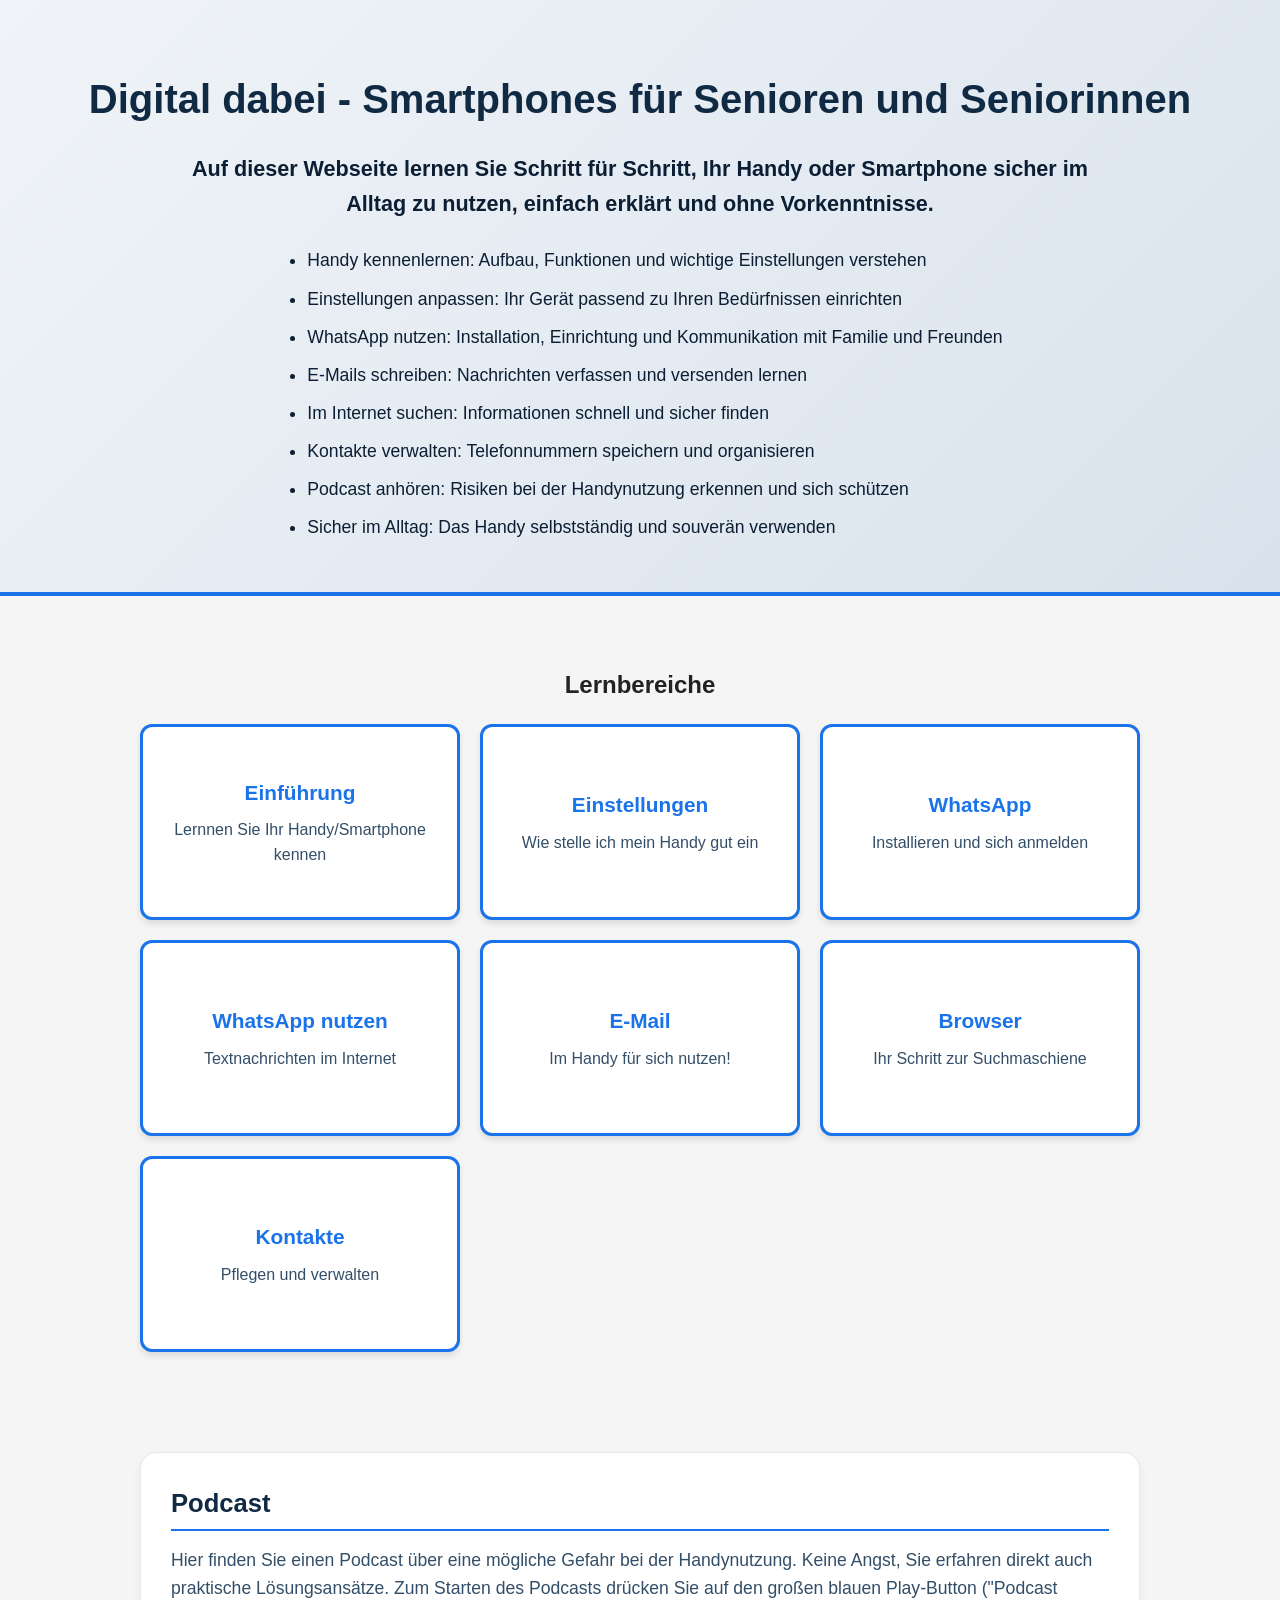
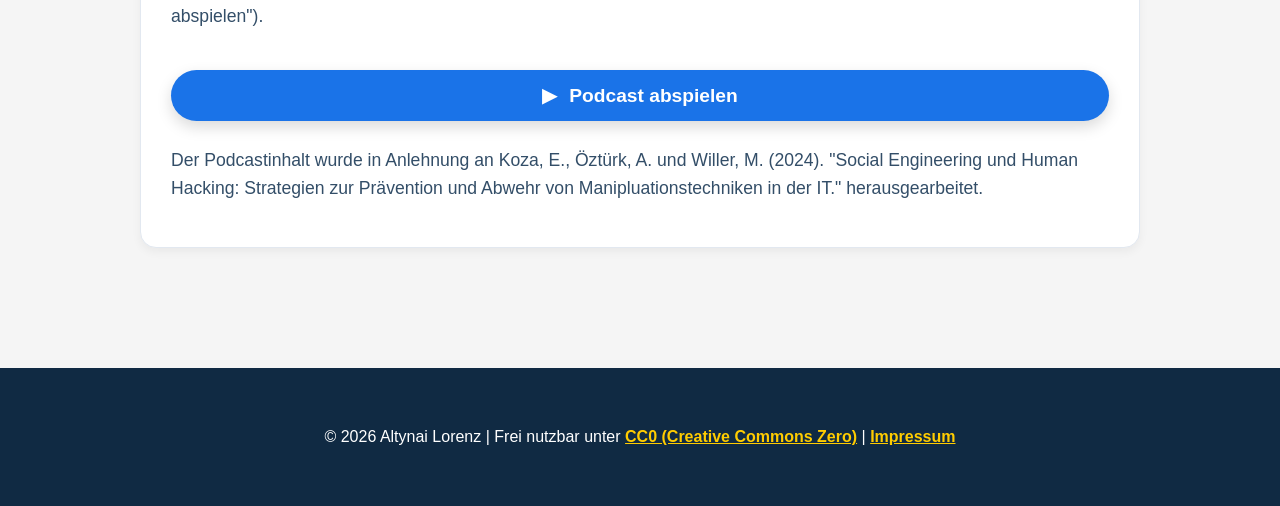
<file: index.html>
<!DOCTYPE html>
<html lang="de">
<head>
    <meta charset="UTF-8">
    <meta name="viewport" content="width=device-width, initial-scale=1.0">
    <title>Digital dabei - Smartphones für Senioren und Seniorinnen</title>
    <link rel="stylesheet" href="style.css">
</head>
<body>

<header>
    <h1>Digital dabei - Smartphones für Senioren und Seniorinnen</h1>
    <div class="intro">
    <p>
        Auf dieser Webseite lernen Sie Schritt für Schritt, Ihr Handy oder Smartphone sicher im Alltag zu nutzen, einfach erklärt und ohne Vorkenntnisse.
    </p>

    <ul>
        <li>Handy kennenlernen: Aufbau, Funktionen und wichtige Einstellungen verstehen</li>
        <li>Einstellungen anpassen: Ihr Gerät passend zu Ihren Bedürfnissen einrichten</li>
        <li>WhatsApp nutzen: Installation, Einrichtung und Kommunikation mit Familie und Freunden</li>
        <li>E-Mails schreiben: Nachrichten verfassen und versenden lernen</li>
        <li>Im Internet suchen: Informationen schnell und sicher finden</li>
        <li>Kontakte verwalten: Telefonnummern speichern und organisieren</li>
        <li>Podcast anhören: Risiken bei der Handynutzung erkennen und sich schützen</li>
        <li>Sicher im Alltag: Das Handy selbstständig und souverän verwenden</li>
    </ul>
</div>
</header>

<main>


    <section aria-labelledby="navigation">
        <h2 id="navigation">Lernbereiche</h2>

        <div class="grid">

            <a href="intro-learning_AL.html" class="tile">
                Einführung
                <span class="tile-desc">Lernnen Sie Ihr Handy/Smartphone kennen</span>
            </a>
            <a href="settings-learning_AL.html" class="tile">
                Einstellungen
                <span class="tile-desc">Wie stelle ich mein Handy gut ein</span>
            </a>
            <a href="whatsapp-learning_AL.html" class="tile">
                WhatsApp
                <span class="tile-desc">Installieren und sich anmelden</span>
            </a>
            <a href="whatsapp-functions-learning_AL.html" class="tile">
                WhatsApp nutzen
                <span class="tile-desc">Textnachrichten im Internet</span>
            </a>
            <a href="emails-learnings_AL.html" class="tile">
                E-Mail
                <span class="tile-desc">Im Handy für sich nutzen!</span>
            </a>
            <a href="browser-learnings_AL.html" class="tile">
                Browser
                <span class="tile-desc">Ihr Schritt zur Suchmaschiene</span>
            </a>
            <a href="contacts-learning_AL.html" class="tile">
                Kontakte
                <span class="tile-desc">Pflegen und verwalten</span>
            </a>
            
        </div>
    </section>
    
    <section aria-labelledby="podcast">
        <ol class="step-list">
    	    <li class="step-item">
                <div class="step-text">
                    <h2>Podcast</h2>
                
                    <p>
                        Hier finden Sie einen Podcast über eine mögliche Gefahr bei der Handynutzung. Keine Angst, Sie erfahren direkt auch praktische Lösungsansätze. Zum Starten des Podcasts drücken Sie auf den großen blauen Play-Button ("Podcast abspielen").
                    </p>
                
                    <!-- Großer, barrierefreier Podcast-Player-Bereich -->
                    <div class="audio-player" style="margin: 25px 0;">
                        <button id="playBtn" aria-label="Podcast abspielen">
                            <span id="btnIcon">▶</span> Podcast abspielen
                        </button>
                        <audio id="audio" src="audio/Podcast.mp3"></audio>
                    </div>
                    
                    <p >
                       Der Podcastinhalt wurde in Anlehnung an Koza, E., Öztürk, A. und Willer, M. (2024). "Social Engineering und Human Hacking: Strategien zur Prävention und Abwehr von Manipluationstechniken in der IT." herausgearbeitet.
                    </p>
                </div> 
            </li>
	    </ol>
    </section>

</main>

<script>
    const btn = document.getElementById("playBtn");
    const btnIcon = document.getElementById("btnIcon");
    const audio = document.getElementById("audio");

    btn.addEventListener("click", () => {
        if (audio.paused) {
            audio.play();
            btnIcon.textContent = "⏸";
            btn.innerHTML = '<span id="btnIcon">⏸</span> Podcast pausieren';
        } else {
            audio.pause();
            btnIcon.textContent = "▶";
            btn.innerHTML = '<span id="btnIcon">▶</span> Podcast abspielen';
        }
    });
</script>

</body>
<footer>
    <p>&copy; 2026 Altynai Lorenz | Frei nutzbar unter <a href="https://creativecommons.org/publicdomain/zero/1.0/deed.de" target="_blank" rel="noopener">CC0 (Creative Commons Zero)</a> | <a href="impressum.html">Impressum</a></p>
</footer>
</html>
</file>
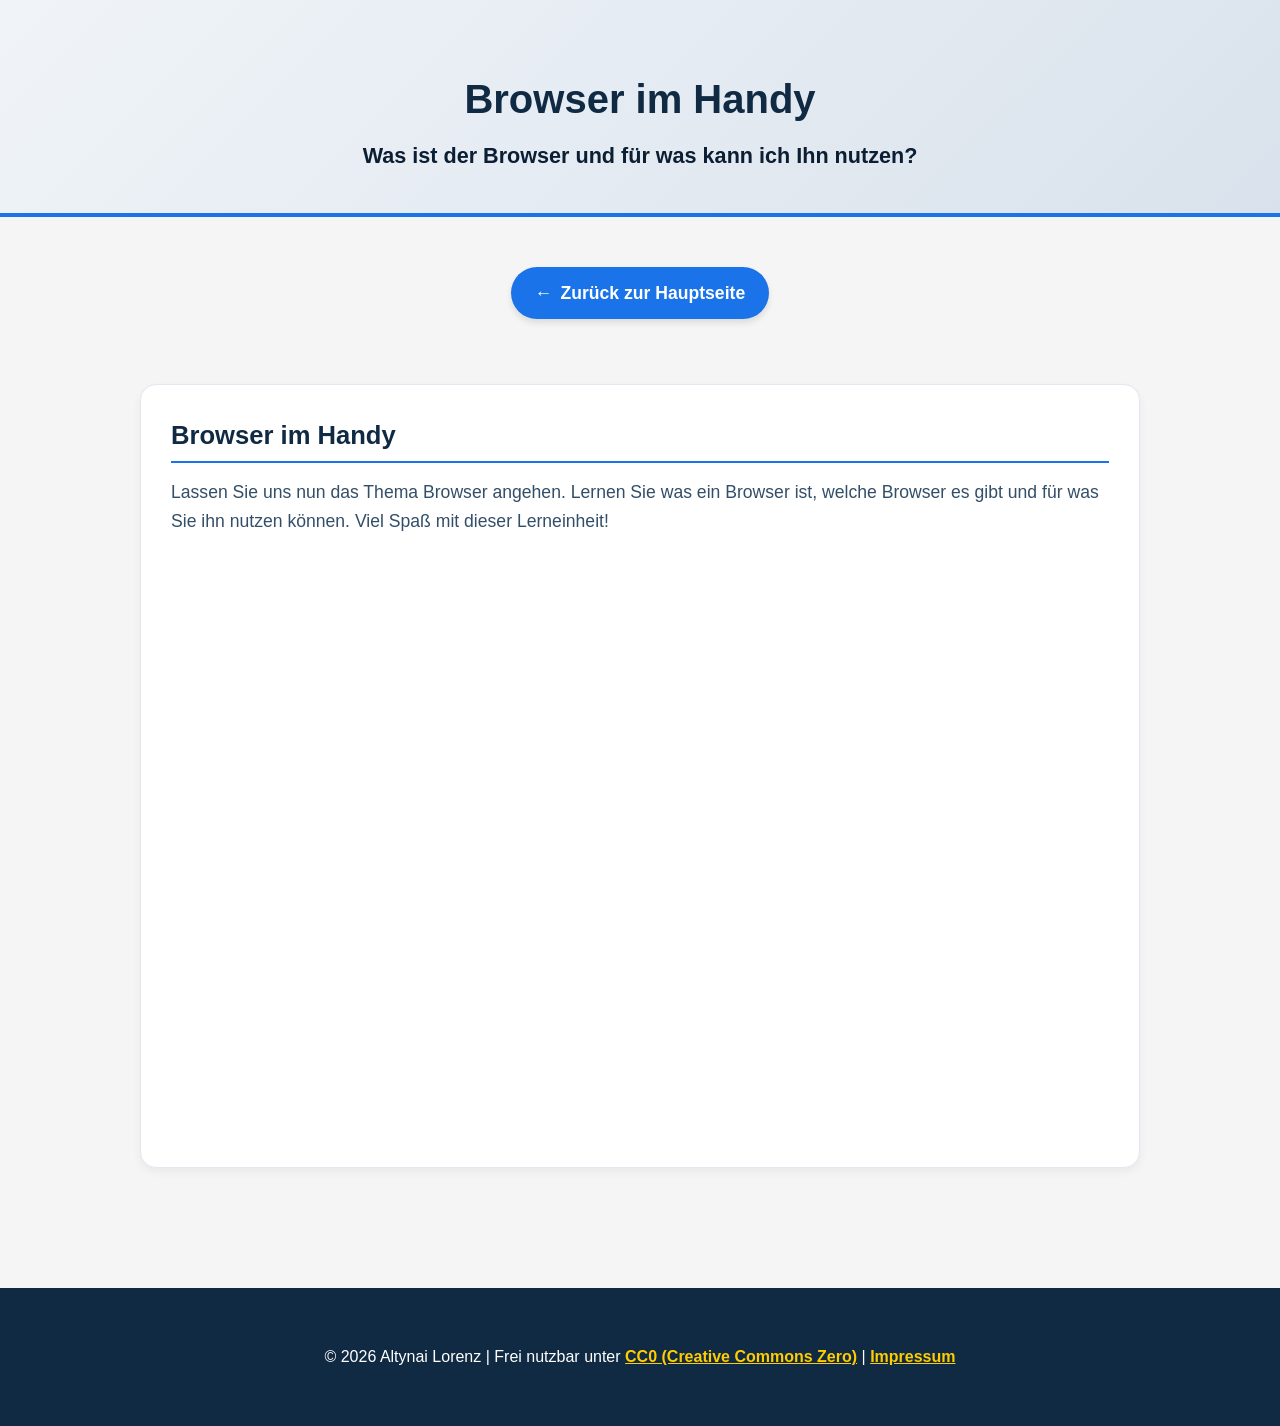
<file: browser-learnings_AL.html>
<!DOCTYPE html>
<html lang="de">
<head>
    <meta charset="UTF-8">
    <meta name="viewport" content="width=device-width, initial-scale=1.0">
    <title>Browser im Handy</title>
    <link rel="stylesheet" href="style.css">
</head>
<body>
<header>
    <h1>Browser im Handy</h1> 
    <p class="intro">Was ist der Browser und für was kann ich Ihn nutzen?</p>
</header>

<main>
	<section>
		<nav aria-label="Seiten-Navigation">
    		<a href="index.html" class="btn-back">
        		<span aria-hidden="true">&larr;</span> Zurück zur Hauptseite
    		</a>
		</nav>
	<ol class="step-list">
    	<li class="step-item">
            <div class="step-text">
                <h2>Browser im Handy</h2>
                <p>
                    Lassen Sie uns nun das Thema Browser angehen. Lernen Sie was ein Browser ist, welche Browser es gibt und für was Sie ihn nutzen können.

					Viel Spaß mit dieser Lerneinheit!
                </p>
                
                <div class="h5p-container">
                    <iframe src="https://app.lumi.education/api/v1/run/Nr2oe1/embed" 
                        width="1088" 
                        height="720" 
                        frameborder="0" 
                        allowfullscreen="allowfullscreen" 
                        allow="geolocation *; microphone *; camera *; midi *; encrypted-media *">
                    </iframe>
                </div>
            </div> </li>
	</ol>

	</section>
</main>

</body>
<footer>
    <p>&copy; 2026 Altynai Lorenz | Frei nutzbar unter <a href="https://creativecommons.org/publicdomain/zero/1.0/deed.de" target="_blank" rel="noopener">CC0 (Creative Commons Zero)</a> | <a href="impressum.html">Impressum</a></p>
</footer>
</html>
</file>
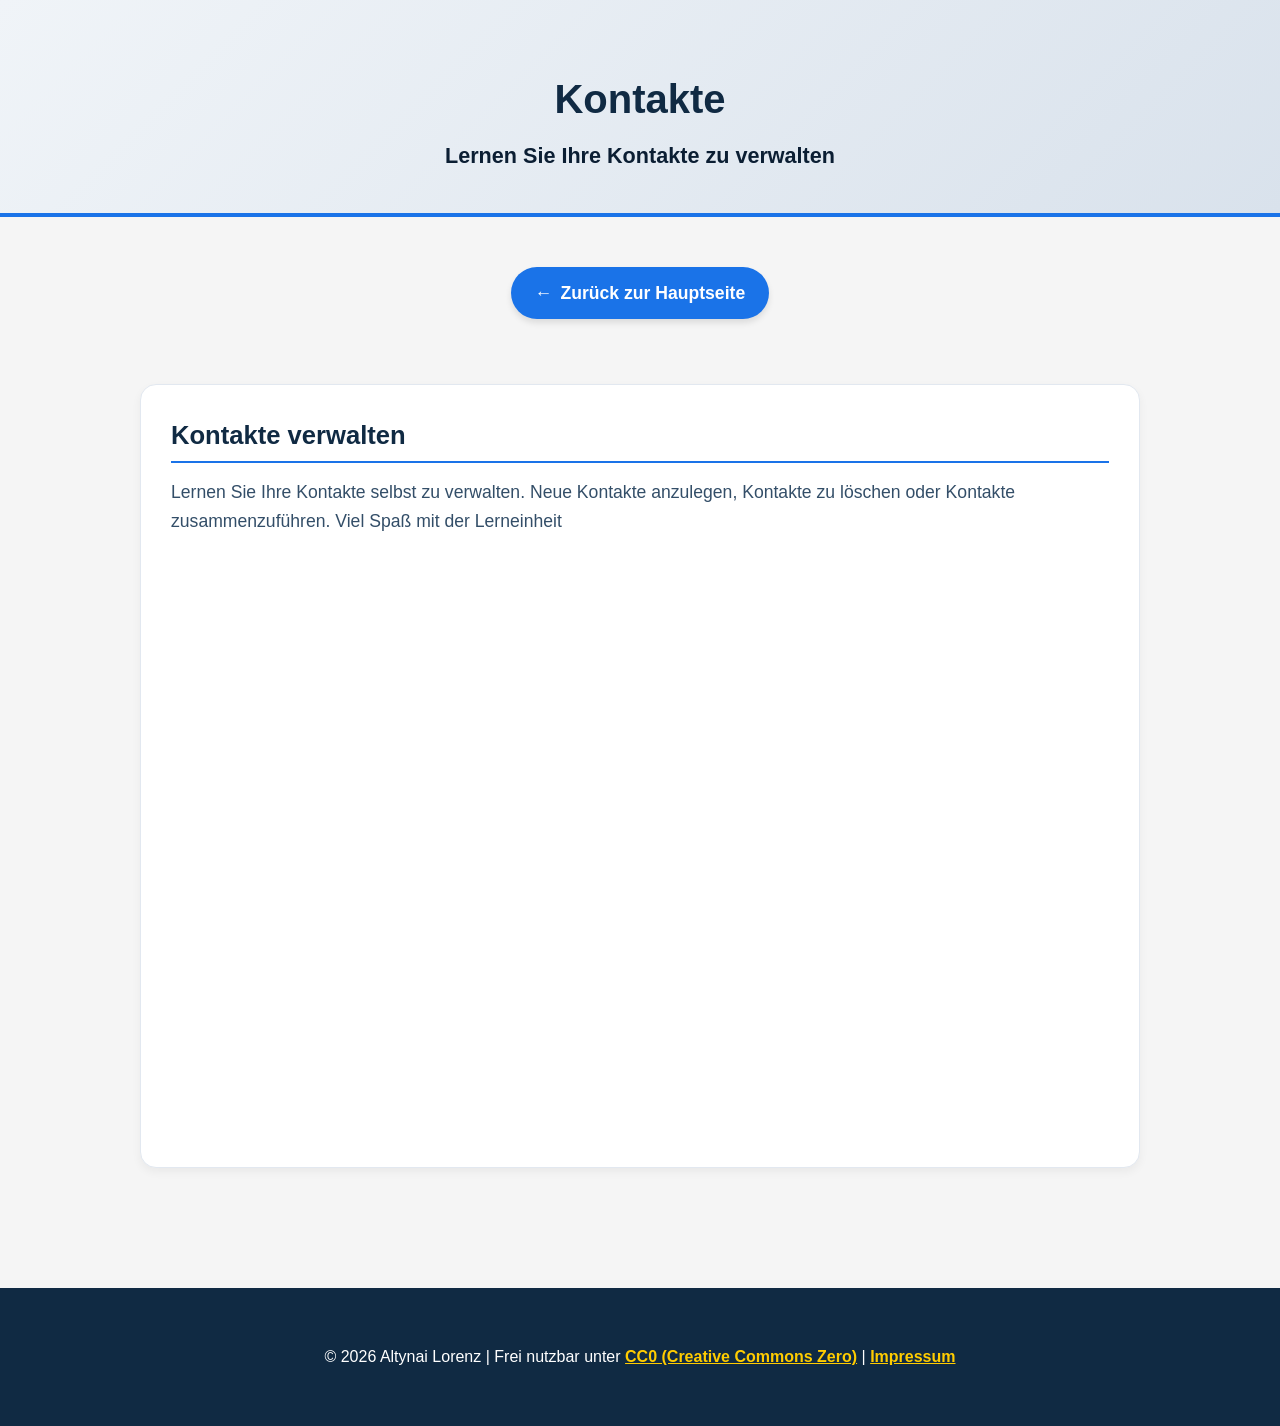
<file: contacts-learning_AL.html>
<!DOCTYPE html>
<html lang="de">
<head>
    <meta charset="UTF-8">
    <meta name="viewport" content="width=device-width, initial-scale=1.0">
    <title>Kontakte verwalten</title>
    <link rel="stylesheet" href="style.css">
</head>
<body>
<header>
    <h1>Kontakte</h1> 
    <p class="intro">Lernen Sie Ihre Kontakte zu verwalten</p>
</header>

<main>
	<section>
		<nav aria-label="Seiten-Navigation">
    		<a href="index.html" class="btn-back">
        		<span aria-hidden="true">&larr;</span> Zurück zur Hauptseite
    		</a>
		</nav>
	<ol class="step-list">
    	<li class="step-item">
            <div class="step-text">
                <h2>Kontakte verwalten</h2>
                <p>
                    Lernen Sie Ihre Kontakte selbst zu verwalten. Neue Kontakte anzulegen, Kontakte zu löschen oder Kontakte zusammenzuführen.
					
					Viel Spaß mit der Lerneinheit
                </p>
                
                <div class="h5p-container">
                    <iframe src="https://app.lumi.education/api/v1/run/ptz8rV/embed" 
                        width="1088" 
                        height="720" 
                        frameborder="0" 
                        allowfullscreen="allowfullscreen" 
                        allow="geolocation *; microphone *; camera *; midi *; encrypted-media *">
                    </iframe>
                </div>
            </div> </li>
	</ol>

	</section>
</main>

</body>
<footer>
    <p>&copy; 2026 Altynai Lorenz | Frei nutzbar unter <a href="https://creativecommons.org/publicdomain/zero/1.0/deed.de" target="_blank" rel="noopener">CC0 (Creative Commons Zero)</a> | <a href="impressum.html">Impressum</a></p>
</footer>
</html>
</file>
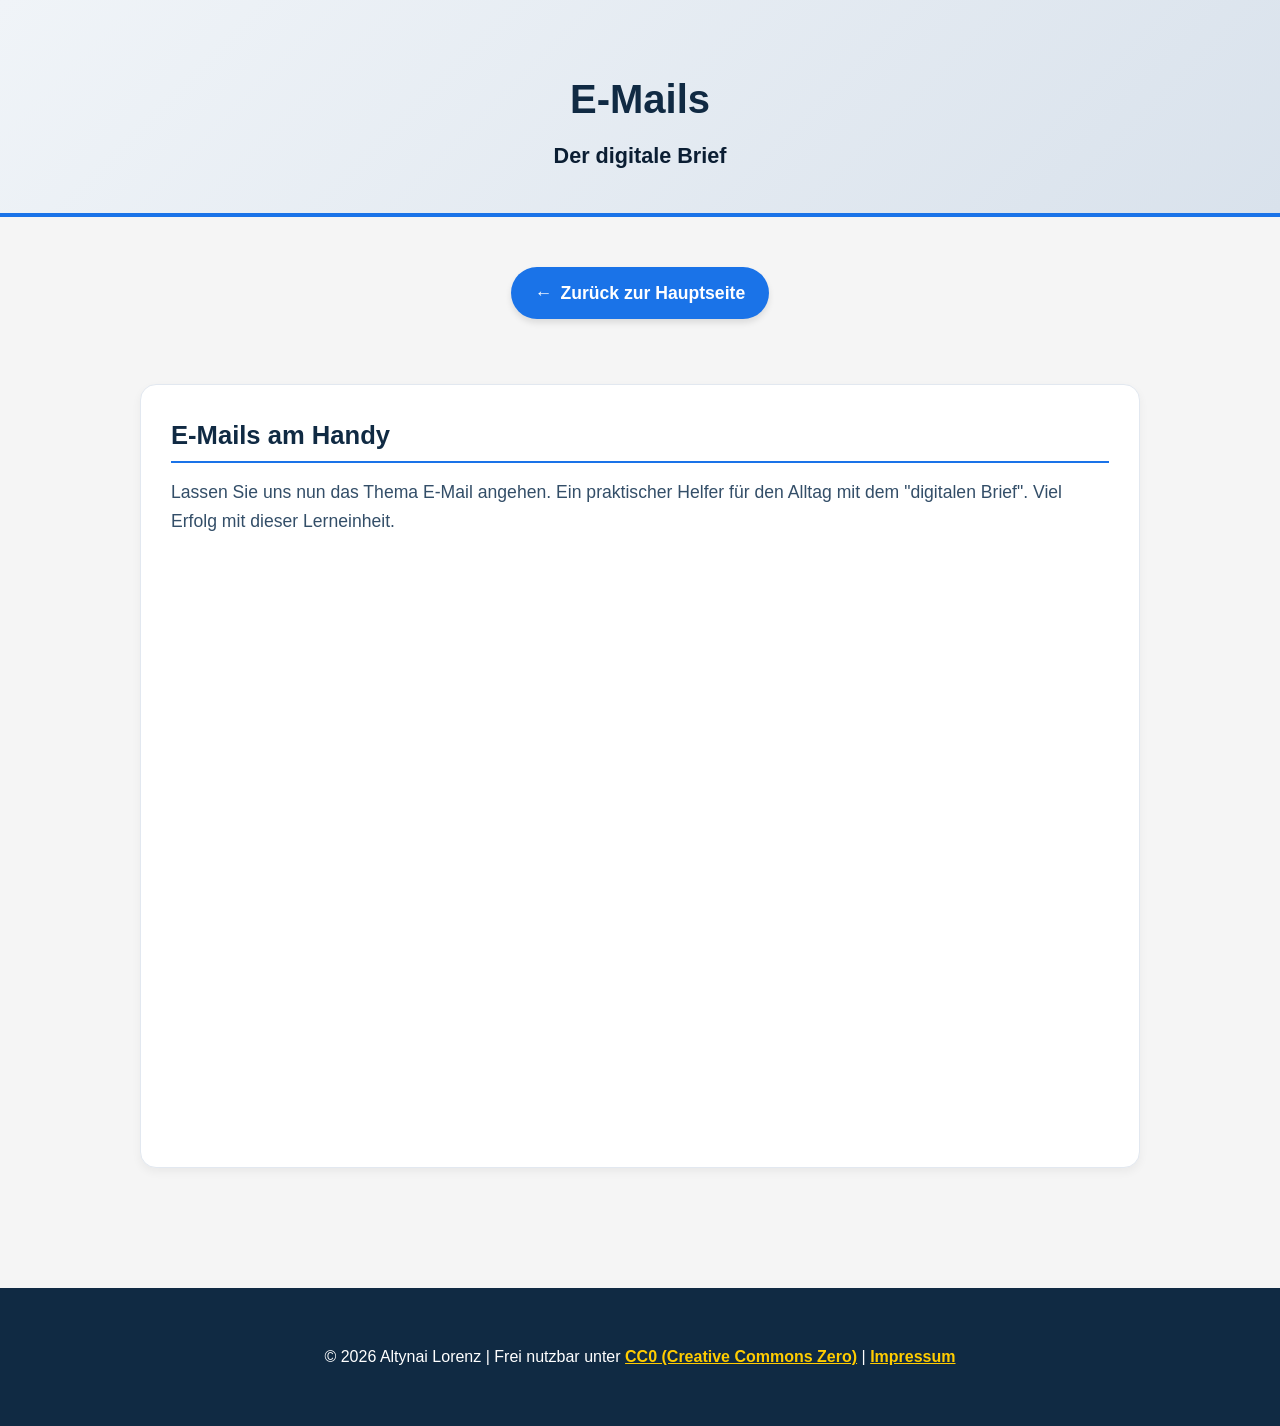
<file: emails-learnings_AL.html>
<!DOCTYPE html>
<html lang="de">
<head>
    <meta charset="UTF-8">
    <meta name="viewport" content="width=device-width, initial-scale=1.0">
    <title>E-Mails</title>
    <link rel="stylesheet" href="style.css">
</head>
<body>
<header>
    <h1>E-Mails</h1> 
    <p class="intro">Der digitale Brief</p>
</header>

<main>
	<section>
		<nav aria-label="Seiten-Navigation">
    		<a href="index.html" class="btn-back">
        		<span aria-hidden="true">&larr;</span> Zurück zur Hauptseite
    		</a>
		</nav>
	<ol class="step-list">
    	<li class="step-item">
            <div class="step-text">
                <h2>E-Mails am Handy</h2>
                <p>
                    Lassen Sie uns nun das Thema E-Mail angehen. Ein praktischer Helfer für den Alltag mit dem "digitalen Brief".
					
					Viel Erfolg mit dieser Lerneinheit.
                </p>
                
                <div class="h5p-container">
                    <iframe src="https://app.lumi.education/api/v1/run/B_h1uc/embed" 
                        width="1088" 
                        height="720" 
                        frameborder="0" 
                        allowfullscreen="allowfullscreen" 
                        allow="geolocation *; microphone *; camera *; midi *; encrypted-media *">
                    </iframe>
                </div>
            </div> </li>
	</ol>

	</section>
</main>

</body>
<footer>
    <p>&copy; 2026 Altynai Lorenz | Frei nutzbar unter <a href="https://creativecommons.org/publicdomain/zero/1.0/deed.de" target="_blank" rel="noopener">CC0 (Creative Commons Zero)</a> | <a href="impressum.html">Impressum</a></p>
</footer>
</html>
</file>
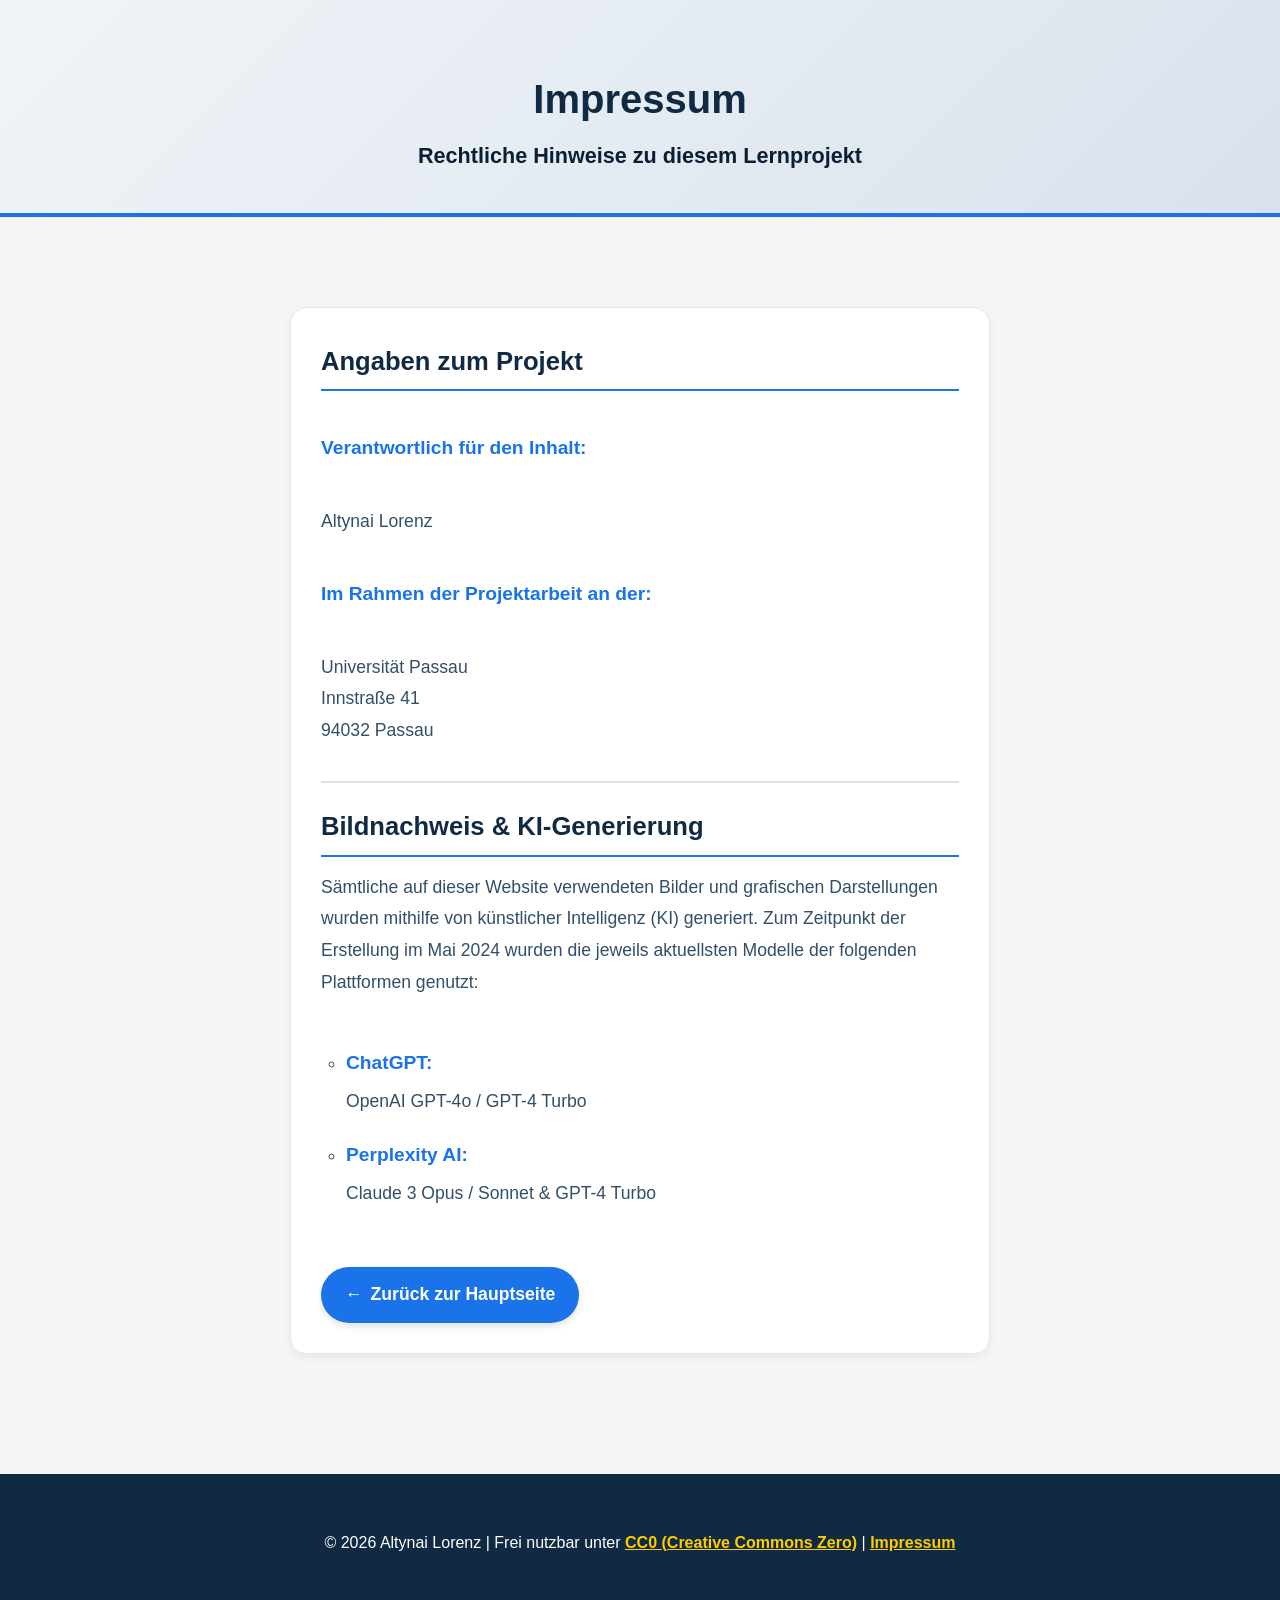
<file: impressum.html>
<!DOCTYPE html>
<html lang="de">
<head>
    <meta charset="UTF-8">
    <meta name="viewport" content="width=device-width, initial-scale=1.0">
    <title>Impressum - Mein Lernprojekt</title>
    <link rel="stylesheet" href="style.css">
</head>
<body>

<header>
    <h1>Impressum</h1>
    <p class="intro">Rechtliche Hinweise zu diesem Lernprojekt</p>
</header>

<main>
    <section aria-labelledby="impressum-heading">
        <ol class="step-list" style="max-width: 700px;">
            <li class="step-item">
                <div class="step-text" style="line-height: 1.8;">
                    <h2 id="impressum-heading">Angaben zum Projekt</h2>
                    
                    <p><strong>Verantwortlich für den Inhalt:</strong><br>
                    Altynai Lorenz</p>

                    <p><strong>Im Rahmen der Projektarbeit an der:</strong><br>
                    Universität Passau<br>
                    Innstraße 41<br>
                    94032 Passau</p>

                    <hr class="section-divider" style="margin: 20px 0;">

                    <h2>Bildnachweis &amp; KI-Generierung</h2>
                    <p>
                        Sämtliche auf dieser Website verwendeten Bilder und grafischen Darstellungen wurden mithilfe von künstlicher Intelligenz (KI) generiert. Zum Zeitpunkt der Erstellung im Mai 2024 wurden die jeweils aktuellsten Modelle der folgenden Plattformen genutzt:
                    </p>
                    <ul>
                        <li><strong>ChatGPT:</strong> OpenAI GPT-4o / GPT-4 Turbo</li>
                        <li><strong>Perplexity AI:</strong> Claude 3 Opus / Sonnet &amp; GPT-4 Turbo</li>
                    </ul>

                    <div style="margin-top: 30px;">
                        <a href="index.html" class="btn-back" style="margin-bottom: 0;">
                            <span aria-hidden="true">&larr;</span> Zurück zur Hauptseite
                        </a>
                    </div>
                </div>
            </li>
        </ol>
    </section>
</main>

<footer>
    <p>&copy; 2026 Altynai Lorenz | Frei nutzbar unter <a href="https://creativecommons.org/publicdomain/zero/1.0/deed.de" target="_blank" rel="noopener">CC0 (Creative Commons Zero)</a> | <a href="impressum.html">Impressum</a></p>
</footer>

</body>
</html>
</file>
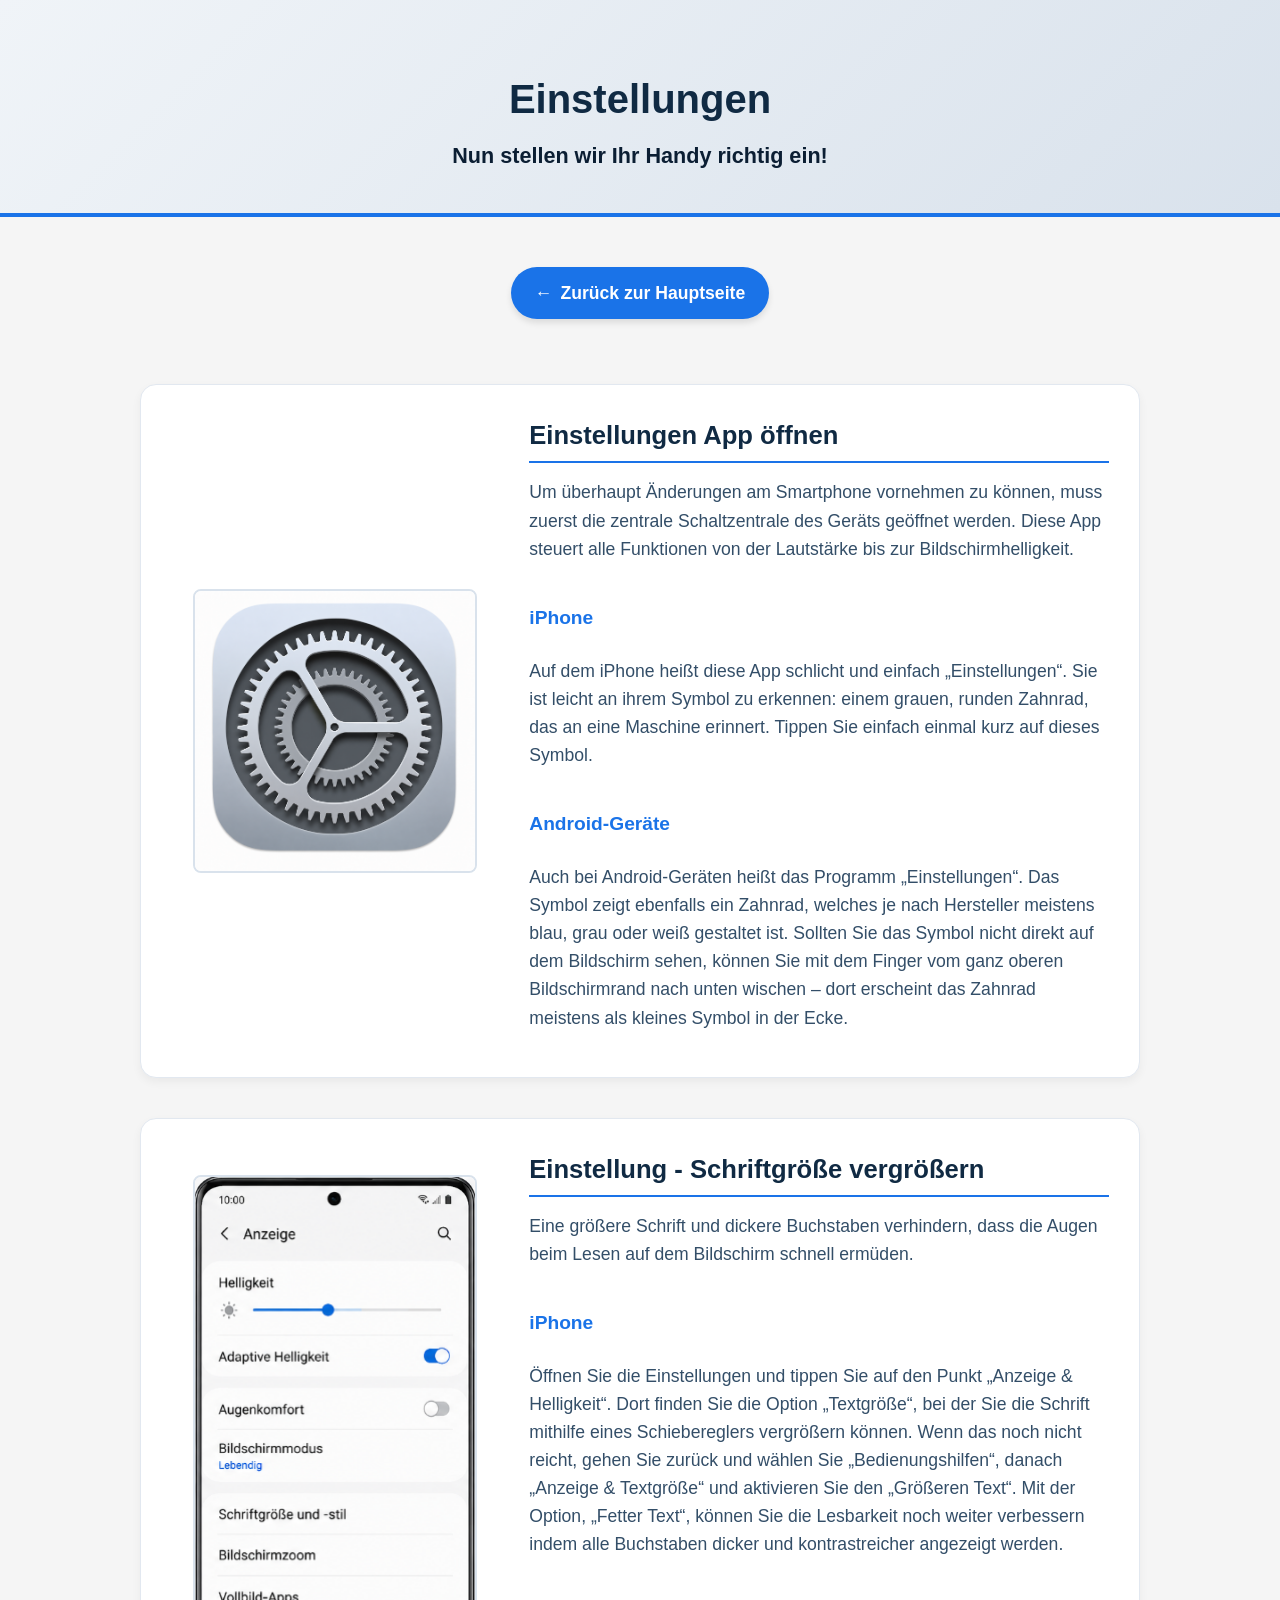
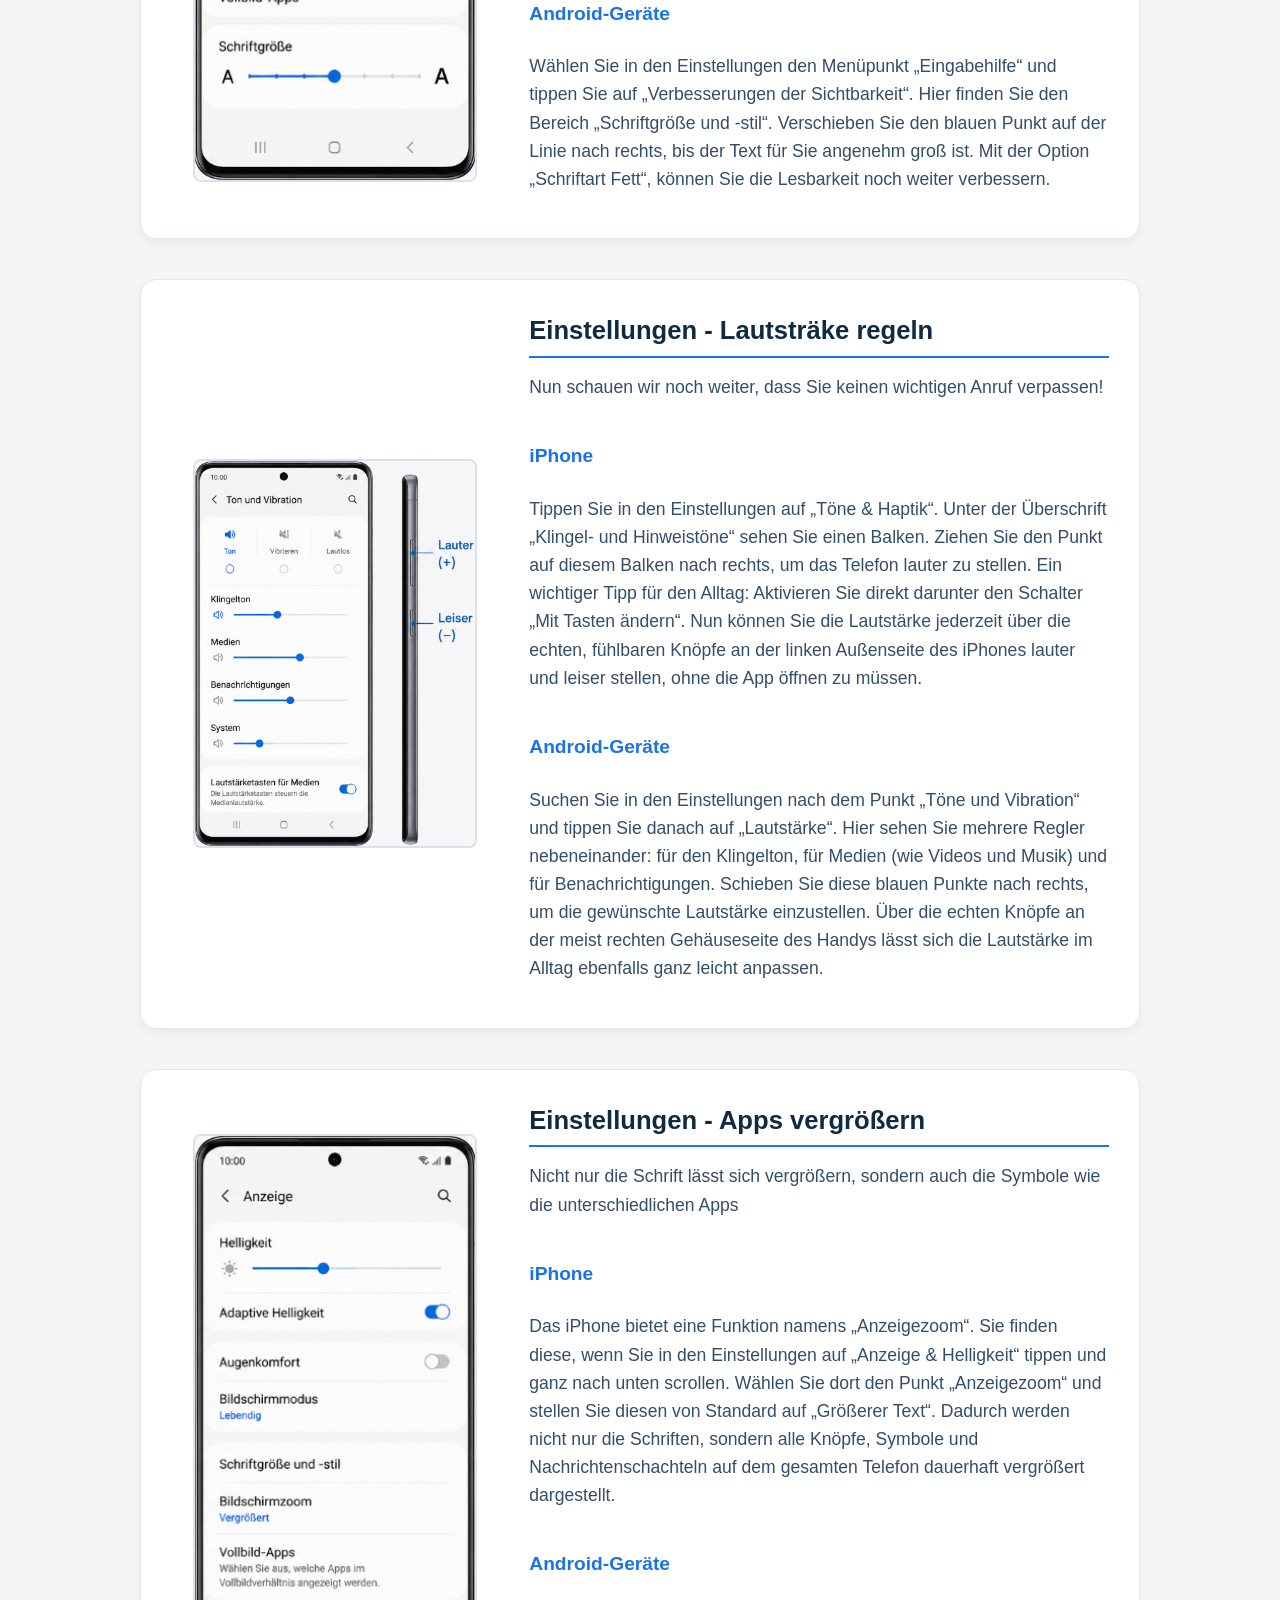
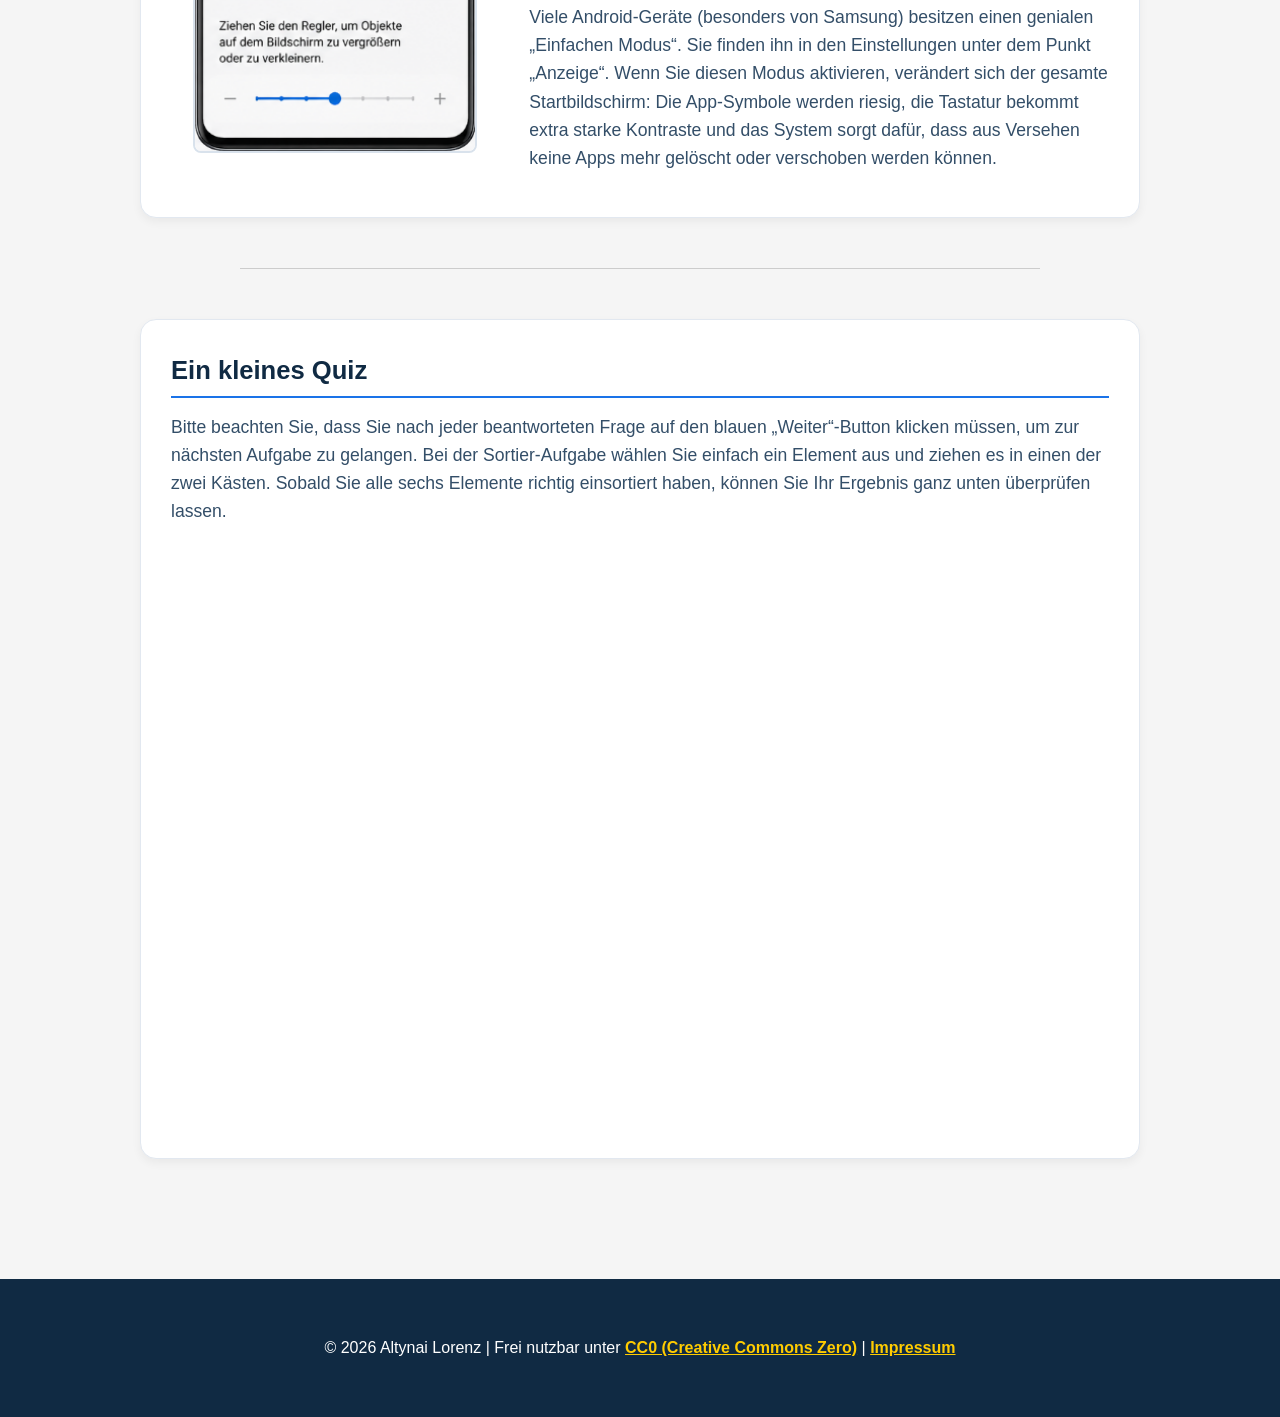
<file: settings-learning_AL.html>
<!DOCTYPE html>
<html lang="de">
<head>
    <meta charset="UTF-8">
    <meta name="viewport" content="width=device-width, initial-scale=1.0">
    <title>Anleitung: Einstellungen ändern</title>
    <link rel="stylesheet" href="style.css">
</head>
<body>

<header>
    <h1>Einstellungen</h1> 
    <p class="intro">Nun stellen wir Ihr Handy richtig ein!</p>
</header>

<main>
    <section>
        <nav aria-label="Seiten-Navigation">
            <a href="index.html" class="btn-back">
                <span aria-hidden="true">&larr;</span> Zurück zur Hauptseite
            </a>
        </nav>
        
        <ol class="step-list" aria-label="Anleitungsschritte für die Bildschirmeinstellungen">
            
            <li class="step-item">
                <div class="step-image-container">
                    <img src="Einstellungen/einstellungs_icon.png" alt="Das Zahnrad-Symbol auf dem Handy, welches die App Einstellungen anzeigt." class="step-image">
                </div>
                <div class="step-text">
                    <h2>Einstellungen App öffnen</h2>
                    <p>Um überhaupt Änderungen am Smartphone vornehmen zu können, muss zuerst die zentrale Schaltzentrale des Geräts geöffnet werden. Diese App steuert alle Funktionen von der Lautstärke bis zur Bildschirmhelligkeit.</p>
                    <p><strong>iPhone</strong></p>
                    <p>Auf dem iPhone heißt diese App schlicht und einfach „Einstellungen“. Sie ist leicht an ihrem Symbol zu erkennen: einem grauen, runden Zahnrad, das an eine Maschine erinnert. Tippen Sie einfach einmal kurz auf dieses Symbol.</p>
                    <p><strong>Android-Geräte</strong></p>
                    <p>Auch bei Android-Geräten heißt das Programm „Einstellungen“. Das Symbol zeigt ebenfalls ein Zahnrad, welches je nach Hersteller meistens blau, grau oder weiß gestaltet ist. Sollten Sie das Symbol nicht direkt auf dem Bildschirm sehen, können Sie mit dem Finger vom ganz oberen Bildschirmrand nach unten wischen – dort erscheint das Zahnrad meistens als kleines Symbol in der Ecke.</p>
                </div>
            </li>

            <li class="step-item">
                <div class="step-image-container">
                    <img src="Einstellungen/schrift_grosse.png" alt="Ein typisches Einstellungsbild in der App Einstellungen, um die Schriftgröße zu verändern" class="step-image">
                </div>
                <div class="step-text">
                    <h2>Einstellung - Schriftgröße vergrößern</h2>
                    <p>Eine größere Schrift und dickere Buchstaben verhindern, dass die Augen beim Lesen auf dem Bildschirm schnell ermüden.</p>
                    <p><strong>iPhone</strong></p>
                    <p>Öffnen Sie die Einstellungen und tippen Sie auf den Punkt „Anzeige & Helligkeit“. Dort finden Sie die Option „Textgröße“, bei der Sie die Schrift mithilfe eines Schiebereglers vergrößern können. Wenn das noch nicht reicht, gehen Sie zurück und wählen Sie „Bedienungshilfen“, danach „Anzeige & Textgröße“ und aktivieren Sie den „Größeren Text“. Mit der Option, „Fetter Text“, können Sie die Lesbarkeit noch weiter verbessern indem alle Buchstaben dicker und kontrastreicher angezeigt werden.</p>
                    <p><strong>Android-Geräte</strong></p>
                    <p>Wählen Sie in den Einstellungen den Menüpunkt „Eingabehilfe“ und tippen Sie auf „Verbesserungen der Sichtbarkeit“. Hier finden Sie den Bereich „Schriftgröße und -stil“. Verschieben Sie den blauen Punkt auf der Linie nach rechts, bis der Text für Sie angenehm groß ist. Mit der Option „Schriftart Fett“, können Sie die Lesbarkeit noch weiter verbessern.</p>
                </div>
            </li>

            <li class="step-item">
                <div class="step-image-container">
                    <img src="Einstellungen/lautstaerke.png" alt="Ein typisches Einstellungsbild in der App Einstellungen, um die Lautstärke zu verändern. Zusätzlich, wie man an der Seite über das Handy (Button) die Lautstärke verändert" class="step-image">
                </div>
                <div class="step-text">
                    <h2>Einstellungen - Lautsträke regeln</h2>
                    <p>Nun schauen wir noch weiter, dass Sie keinen wichtigen Anruf verpassen!</p>
                    <p><strong>iPhone</strong></p>
                    <p>Tippen Sie in den Einstellungen auf „Töne & Haptik“. Unter der Überschrift „Klingel- und Hinweistöne“ sehen Sie einen Balken. Ziehen Sie den Punkt auf diesem Balken nach rechts, um das Telefon lauter zu stellen. Ein wichtiger Tipp für den Alltag: Aktivieren Sie direkt darunter den Schalter „Mit Tasten ändern“. Nun können Sie die Lautstärke jederzeit über die echten, fühlbaren Knöpfe an der linken Außenseite des iPhones lauter und leiser stellen, ohne die App öffnen zu müssen.</p>
                    <p><strong>Android-Geräte</strong></p>
                    <p>Suchen Sie in den Einstellungen nach dem Punkt „Töne und Vibration“ und tippen Sie danach auf „Lautstärke“. Hier sehen Sie mehrere Regler nebeneinander: für den Klingelton, für Medien (wie Videos und Musik) und für Benachrichtigungen. Schieben Sie diese blauen Punkte nach rechts, um die gewünschte Lautstärke einzustellen. Über die echten Knöpfe an der meist rechten Gehäuseseite des Handys lässt sich die Lautstärke im Alltag ebenfalls ganz leicht anpassen.</p>
                </div>
            </li>

            <li class="step-item">
                <div class="step-image-container">
                    <img src="Einstellungen/app_groesse.png" alt="Ein typisches Einstellungsbild in der App Einstellungen, um die Größe der Elemente auf einem Handy, wie zum Beispiel Apps, zu verändern" class="step-image">
                </div>
                <div class="step-text">
                    <h2>Einstellungen - Apps vergrößern</h2>
                    <p>Nicht nur die Schrift lässt sich vergrößern, sondern auch die Symbole wie die unterschiedlichen Apps</p>
                    <p><strong>iPhone</strong></p>
                    <p>Das iPhone bietet eine Funktion namens „Anzeigezoom“. Sie finden diese, wenn Sie in den Einstellungen auf „Anzeige & Helligkeit“ tippen und ganz nach unten scrollen. Wählen Sie dort den Punkt „Anzeigezoom“ und stellen Sie diesen von Standard auf „Größerer Text“. Dadurch werden nicht nur die Schriften, sondern alle Knöpfe, Symbole und Nachrichtenschachteln auf dem gesamten Telefon dauerhaft vergrößert dargestellt.</p>
                    <p><strong>Android-Geräte</strong></p>
                    <p>Viele Android-Geräte (besonders von Samsung) besitzen einen genialen „Einfachen Modus“. Sie finden ihn in den Einstellungen unter dem Punkt „Anzeige“. Wenn Sie diesen Modus aktivieren, verändert sich der gesamte Startbildschirm: Die App-Symbole werden riesig, die Tastatur bekommt extra starke Kontraste und das System sorgt dafür, dass aus Versehen keine Apps mehr gelöscht oder verschoben werden können.</p>
                </div>
            </li>


        </ol>

	<hr style="border: 0; height: 1px; background: #ccc; margin: 50px auto; max-width: 800px;">

    <ol class="step-list">
    	<li class="step-item">
            <div class="step-text">
                <h2>Ein kleines Quiz</h2>
                <p>
                    Bitte beachten Sie, dass Sie nach jeder beantworteten Frage auf den blauen „Weiter“-Button klicken müssen, um zur nächsten Aufgabe zu gelangen. Bei der Sortier-Aufgabe wählen Sie einfach ein Element aus und ziehen es in einen der zwei Kästen. 
					Sobald Sie alle sechs Elemente richtig einsortiert haben, können Sie Ihr Ergebnis ganz unten überprüfen lassen.
                </p>
                
                <div class="h5p-container">
                    <iframe src="https://app.lumi.education/api/v1/run/w3KC2N/embed" 
                        width="1088" 
                        height="720" 
                        frameborder="0" 
                        allowfullscreen="allowfullscreen" 
                        allow="geolocation *; microphone *; camera *; midi *; encrypted-media *">
                    </iframe>
                </div>
            </div> </li>
	</ol>	
        </section>

    </section>
</main>

<footer>
    <p>&copy; 2026 Altynai Lorenz | Frei nutzbar unter <a href="https://creativecommons.org/publicdomain/zero/1.0/deed.de" target="_blank" rel="noopener">CC0 (Creative Commons Zero)</a> | <a href="impressum.html">Impressum</a></p>
</footer>
	
</body>
</html>
</file>
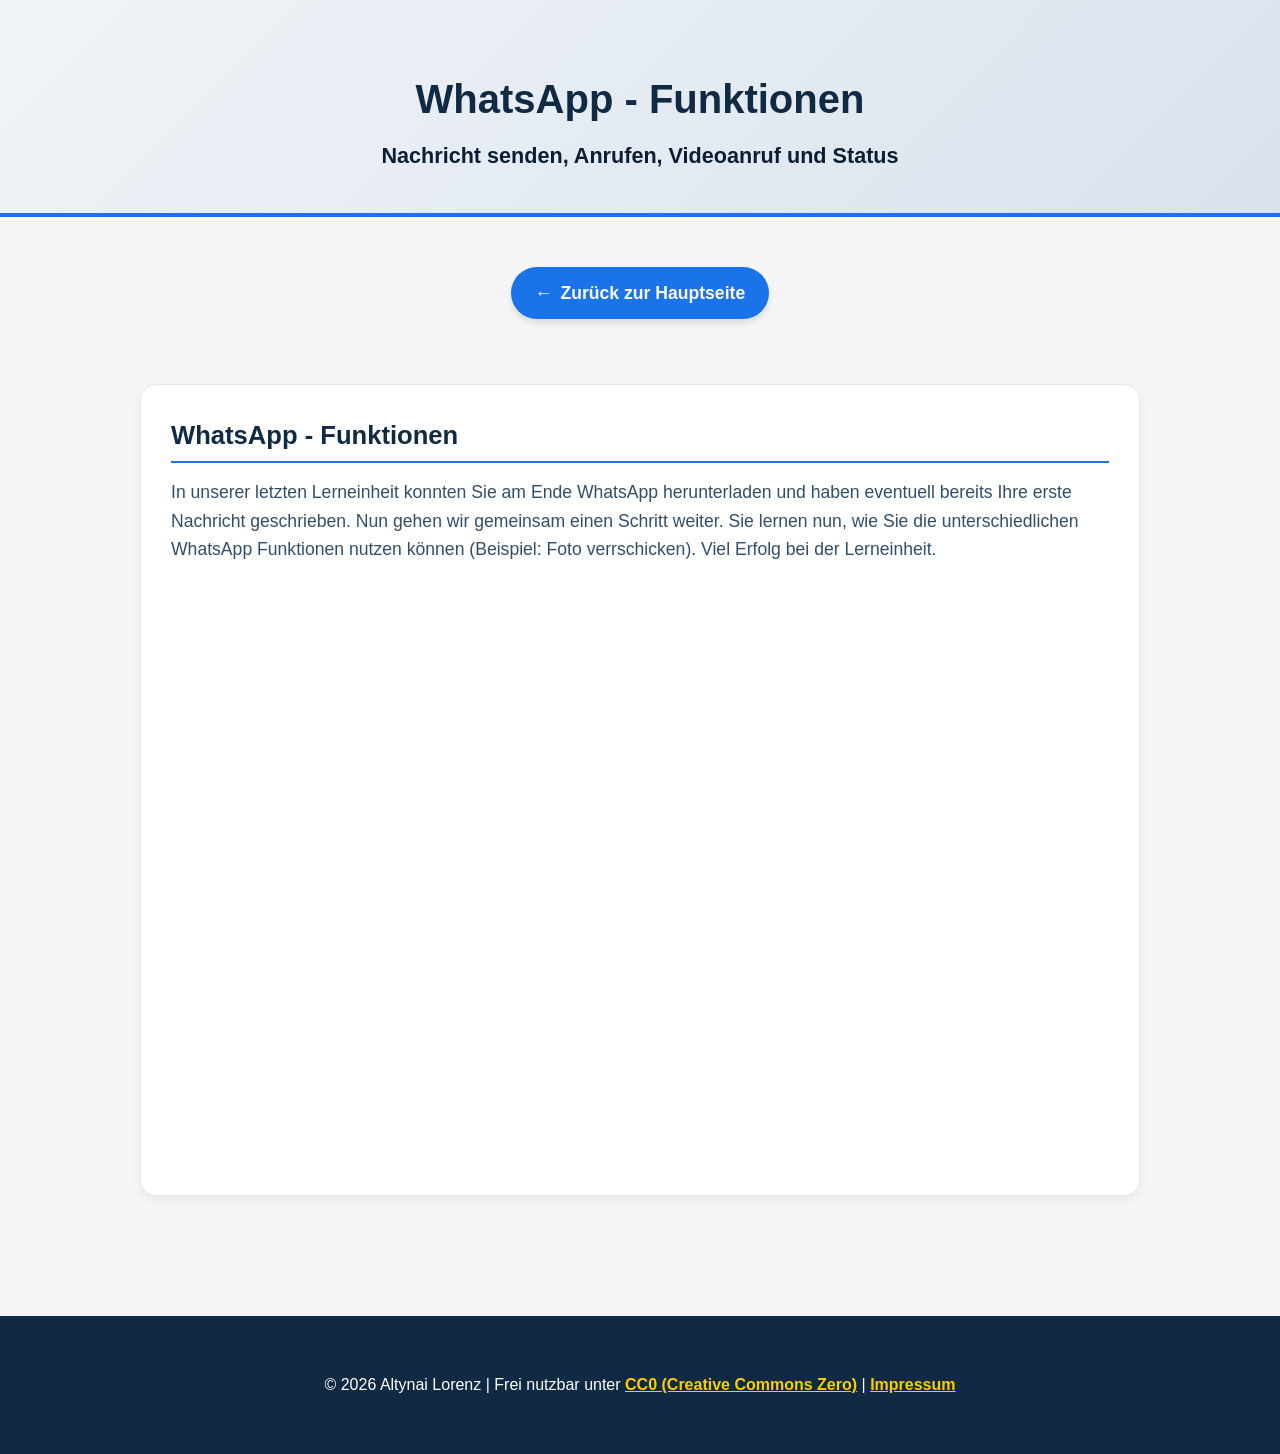
<file: whatsapp-functions-learning_AL.html>
<!DOCTYPE html>
<html lang="de">
<head>
    <meta charset="UTF-8">
    <meta name="viewport" content="width=device-width, initial-scale=1.0">
    <title>WhatsApp Funktionen</title>
    <link rel="stylesheet" href="style.css">
</head>
<body>
<header>
    <h1>WhatsApp - Funktionen</h1> 
    <p class="intro">Nachricht senden, Anrufen, Videoanruf und Status</p>
</header>

<main>
	<section>
		<nav aria-label="Seiten-Navigation">
    		<a href="index.html" class="btn-back">
        		<span aria-hidden="true">&larr;</span> Zurück zur Hauptseite
    		</a>
		</nav>
	<ol class="step-list">
    	<li class="step-item">
            <div class="step-text">
                <h2>WhatsApp - Funktionen</h2>
                <p>
                    In unserer letzten Lerneinheit konnten Sie am Ende WhatsApp herunterladen und haben eventuell bereits Ihre erste Nachricht geschrieben.

					Nun gehen wir gemeinsam einen Schritt weiter. Sie lernen nun, wie Sie die unterschiedlichen WhatsApp Funktionen nutzen können (Beispiel: Foto verrschicken).
					Viel Erfolg bei der Lerneinheit.
                </p>
                
                <div class="h5p-container">
                    <iframe src="https://app.lumi.education/api/v1/run/kNdG0k/embed" 
                        width="1088" 
                        height="720" 
                        frameborder="0" 
                        allowfullscreen="allowfullscreen" 
                        allow="geolocation *; microphone *; camera *; midi *; encrypted-media *">
                    </iframe>
                </div>
            </div> </li>
	</ol>

	</section>
</main>

</body>
<footer>
    <p>&copy; 2026 Altynai Lorenz | Frei nutzbar unter <a href="https://creativecommons.org/publicdomain/zero/1.0/deed.de" target="_blank" rel="noopener">CC0 (Creative Commons Zero)</a> | <a href="impressum.html">Impressum</a></p>
</footer>
</html>
</file>
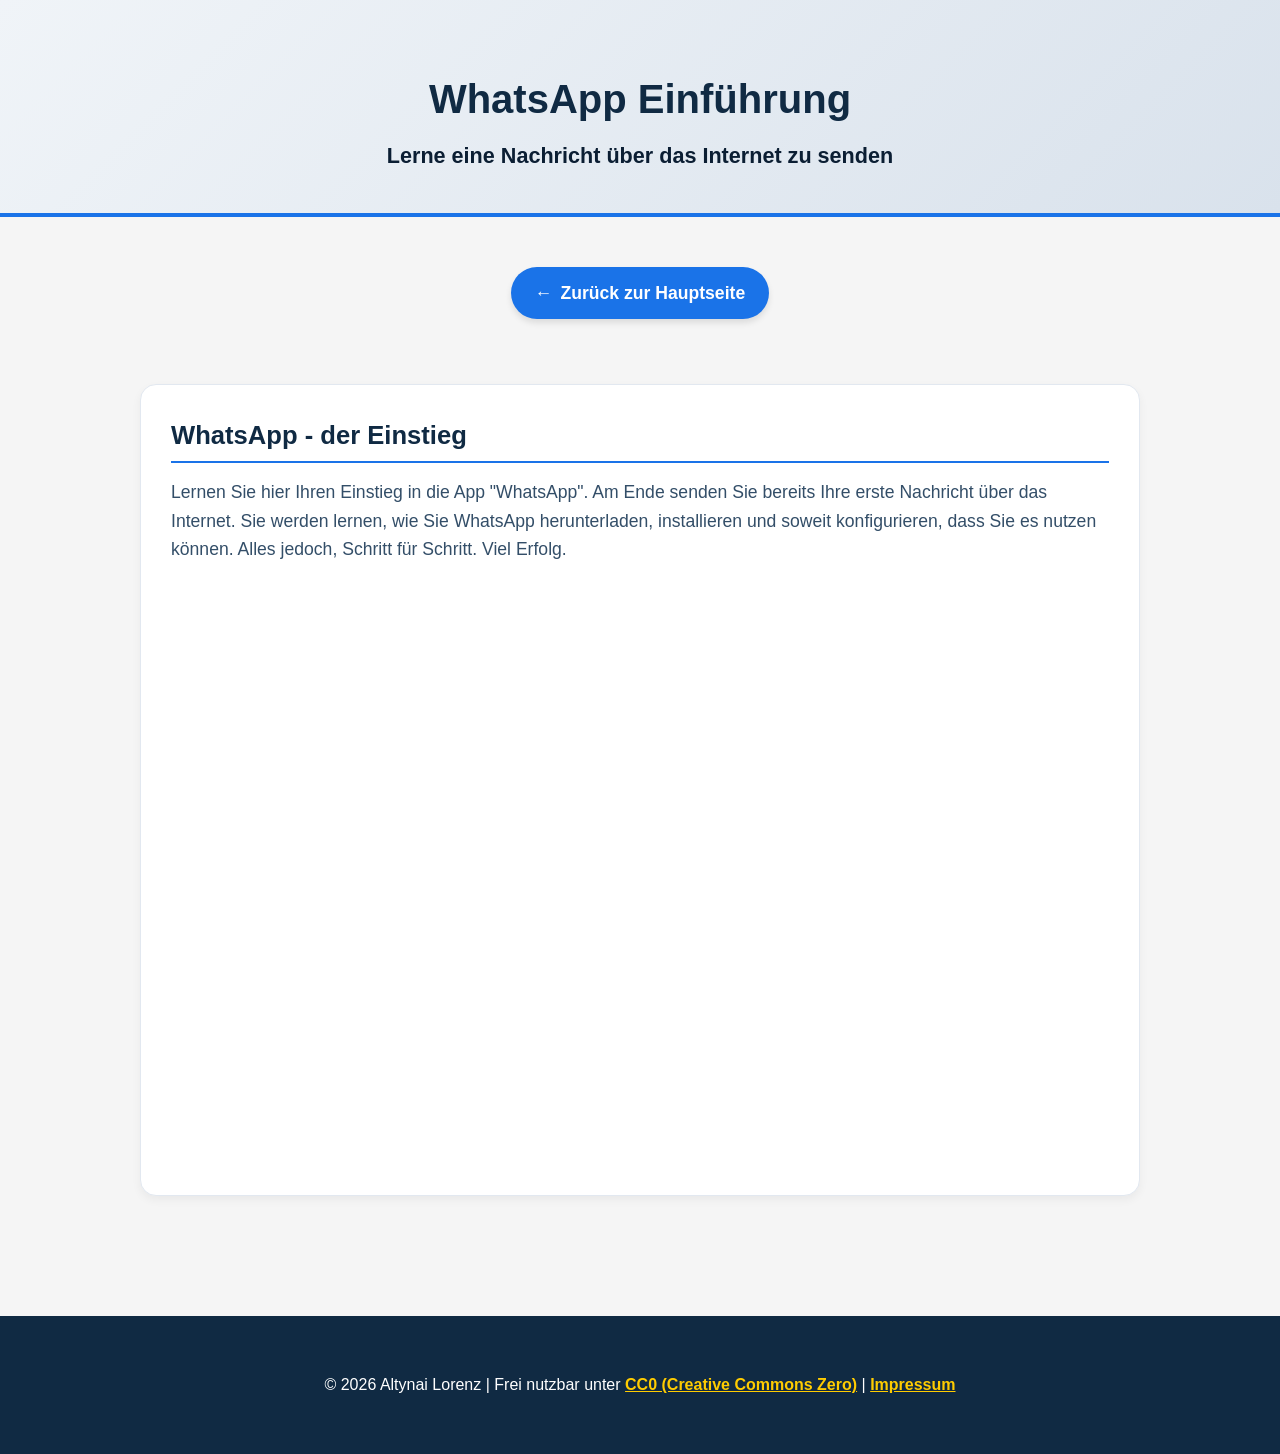
<file: whatsapp-learning_AL.html>
<!DOCTYPE html>
<html lang="de">
<head>
    <meta charset="UTF-8">
    <meta name="viewport" content="width=device-width, initial-scale=1.0">
    <title>WhatsApp Lernen</title>
    <link rel="stylesheet" href="style.css">
</head>
<body>
<header>
    <h1>WhatsApp Einführung</h1> 
    <p class="intro">Lerne eine Nachricht über das Internet zu senden</p>
</header>

<main>
	<section>
		<nav aria-label="Seiten-Navigation">
    		<a href="index.html" class="btn-back">
        		<span aria-hidden="true">&larr;</span> Zurück zur Hauptseite
    		</a>
		</nav>
	<ol class="step-list">
    	<li class="step-item">
            <div class="step-text">
                <h2>WhatsApp - der Einstieg</h2>
                <p>
                    Lernen Sie hier Ihren Einstieg in die App "WhatsApp". Am Ende senden Sie bereits Ihre erste Nachricht über das Internet.
					Sie werden lernen, wie Sie WhatsApp herunterladen, installieren und soweit konfigurieren, dass Sie es nutzen können.

					Alles jedoch, Schritt für Schritt. Viel Erfolg.
                </p>
                
                <div class="h5p-container">
                    <iframe src="https://app.lumi.education/api/v1/run/eLbVxM/embed" 
                        width="1088" 
                        height="720" 
                        frameborder="0" 
                        allowfullscreen="allowfullscreen" 
                        allow="geolocation *; microphone *; camera *; midi *; encrypted-media *">
                    </iframe>
                </div>
            </div> </li>
	</ol>

	</section>
</main>

</body>
<footer>
    <p>&copy; 2026 Altynai Lorenz | Frei nutzbar unter <a href="https://creativecommons.org/publicdomain/zero/1.0/deed.de" target="_blank" rel="noopener">CC0 (Creative Commons Zero)</a> | <a href="impressum.html">Impressum</a></p>
</footer>
</html>
</file>
<file: style.css>
/* 1. Allgemeine Basis-Einstellungen & Barrierefreiheit*/
body {
	font-family: Arial, sans-serif;
   	margin: 0;
   	background: #f5f5f5;
   	line-height: 1.6; 
   	color: #222222;
}


a:focus, button:focus {
   	outline: 4px solid #ffcc00 !important;
   	outline-offset: 2px;
}

/* 2. Header & Einleitungen*/

header {
   	text-align: center;
   	padding: 40px 20px;
   	background: linear-gradient(135deg, #f0f4f8 0%, #d9e2ec 100%);
   	border-bottom: 4px solid #1a73e8;
   	margin-bottom: 20px;
}

header h1 {
   	color: #102a43;
   	font-size: 2.5rem;
   	margin-bottom: 8px;
}

.intro {
    max-width: 900px;
    margin: 0 auto;
    text-align: center;
    font-size: 1.35rem;
    color: #0b1e33;
    font-weight: 600;
}

.intro p {
    margin-bottom: 25px;
}

.intro ul {
    display: inline-block;
    text-align: left;
    margin: 0 auto;
    padding-left: 30px;
}

.intro li {
    margin-bottom: 10px;
    font-size: 1.1rem;
    font-weight: normal;
}

section {
   	padding: 30px 20px;
   	text-align: center;
}

/* 3. Hauptseite: Grid & Kachel */

.grid {
   	display: grid;
   	grid-template-columns: repeat(auto-fit, minmax(240px, 1fr));
   	gap: 20px;
   	max-width: 1000px;
   	margin: auto;
}

.tile {
   	display: flex;
   	flex-direction: column;
   	justify-content: center;
   	align-items: center;
   	min-height: 140px;
   	padding: 25px;
   	background: #ffffff;
   	color: #1a73e8;
   	text-decoration: none;
   	border: 3px solid #1a73e8;
   	border-radius: 12px;
   	font-weight: bold;
   	font-size: 1.3rem;
   	box-shadow: 0 4px 6px rgba(0,0,0,0.1);
   	transition: all 0.2s ease-in-out;
}

.tile:hover, .tile:focus {
   	background: #1a73e8;
   	color: #ffffff !important;
   	transform: translateY(-3px);
   	box-shadow: 0 8px 15px rgba(0,0,0,0.2);
   	outline: 4px solid #ffcc00;
   	outline-offset: 2px;
}

.tile-title {
   	display: block;
   	margin-bottom: 5px;
}

.tile-desc {
   	display: block;
   	font-size: 1rem;
   	font-weight: normal;
   	margin-top: 8px;
   	color: #334e68;
}

.tile:hover .tile-desc, .tile:focus .tile-desc {
   color: #ffffff;
}

/* 4. Interaktive Elemente (H5P, Iframes, Medien) */

.h5p-container {
   	max-width: 1000px;
   	margin: 30px auto;
   	position: relative;
   	width: 100%;
   	padding-top: 56.25%; 
}

iframe {
   	position: absolute;
   	top: 0;
   	left: 0;
   	width: 100%;
   	height: 100%;
   	border: none;
   	overflow: hidden;
}

video {
   	display: block;
   	max-width: 800px;
   	width: 100%;
   	height: auto;
   	margin: 20px auto;
   	border-radius: 8px;
   	box-shadow: 0 4px 10px rgba(0,0,0,0.08);
}

.audio-player {
   	display: flex;
   	justify-content: center;
   	align-items: center;
   	gap: 10px;
}


button#playBtn {
   	display: inline-flex;
   	align-items: center;
   	gap: 12px;
   	padding: 18px 36px;          
   	background-color: #1a73e8;   
   	color: #ffffff;
   	font-weight: bold;
   	font-size: 1.4rem;           
   	border: none;
   	border-radius: 50px; 
   	box-shadow: 0 6px 15px rgba(0, 0, 0, 0.15);
   	transition: all 0.2s ease;
   	cursor: pointer;
}

button#playBtn:hover {
   	background-color: #1558b0; 
   	box-shadow: 0 8px 20px rgba(0, 0, 0, 0.2);
   	transform: scale(1.02);      
}

button#playBtn:focus {
   	outline: 4px solid #ffcc00; 
   	outline-offset: 4px;
}
/* 5. Buttons & Navigation */
   

.btn-back {
   	display: inline-flex;
   	align-items: center;
   	gap: 8px;
   	padding: 12px 24px;
   	background-color: #1a73e8; 
   	color: #ffffff !important;
   	text-decoration: none;
   	border-radius: 50px; 
   	font-weight: bold;
   	font-size: 1.1rem;
   	border: none;
   	box-shadow: 0 4px 6px rgba(0, 0, 0, 0.1);
   	transition: all 0.2s ease;
   	cursor: pointer;
   	margin-bottom: 25px;
}

.btn-back:hover {
   	background-color: #1558b0; 
   	-shadow: 0 6px 12px rgba(0, 0, 0, 0.15);
}

.btn-back:focus {
   	outline: 4px solid #ffcc00; 
   	outline-offset: 2px;
}

/* 6. Unterseiten: Listen & Lern-Schritte (Flexbox Layout) */

ol.step-list {
   	list-style: none;
   	padding: 0;
   	margin: 40px auto 0 auto; 
   	max-width: 1000px;
}

.step-item {
   	display: flex;
   	flex-direction: row;
   	gap: 30px;
   	background: #ffffff;
   	margin-bottom: 40px;
   	padding: 30px;
   	border-radius: 16px;
   	box-shadow: 0 4px 10px rgba(0, 0, 0, 0.05);
   	border: 1px solid #e2e8f0;
   	text-align: left;
   	align-items: center; 
}


.step-image-container {
   	flex: 0 0 35%; 
   	max-width: 35%;
   	display: flex;
   	justify-content: center;   
   	align-items: center;       
}


.step-image {
   	width: 100%;
   	max-width: 280px; 
   	height: auto;        
   	display: block;     
   	object-fit: contain; 
   	border-radius: 8px;
   	border: 2px solid #d9e2ec;
}


img[src*="intro/"] {
   	width: 180px !important;       
   	max-width: 180px !important;
   	height: 180px !important;     
   	object-fit: contain !important;
   	display: block !important;
   	margin: 25px 0 !important;     
   	border: 1px solid #cbd5e1 !important;
   	border-radius: 24px !important; 
   	box-shadow: 0 6px 12px rgba(0,0,0,0.08) !important;
}


.step-text {
   	flex: 1;
   	display: flex;
   	flex-direction: column;
   	justify-content: center;
}

.step-text h2 {
   	color: #102a43;
   	font-size: 1.6rem;
   	margin-top: 0;
   	margin-bottom: 15px;
   	border-bottom: 2px solid #1a73e8;
   	padding-bottom: 5px;
}

.step-text strong {
   	display: block;
   	color: #1a73e8;
   	font-size: 1.2rem;
   	margin-top: 25px;          
   	margin-bottom: 8px;
}

.step-text p {
   	font-family: Arial, sans-serif;
   	font-size: 1.1rem;
   	margin: 0 0 15px 0;
   	color: #334e68;
}

.step-text ul {
   	margin: 10px 0 20px 0;
   	padding-left: 25px;
}

.step-text li {
   	font-family: Arial, sans-serif;
   	font-size: 1.1rem;
   	color: #334e68;
   	margin-bottom: 10px;
   	line-height: 1.6;
}


.step-text .app-store-image {
   	display: block !important;          
   	clear: both !important;             
   	max-width: 210px !important;        
   	width: 100% !important;
   	height: auto !important;
   	margin: 30px auto 35px auto !important; 
   	border-radius: 12px;
   	border: 1px solid #d9e2ec;
   	box-shadow: 0 4px 12px rgba(0, 0, 0, 0.06);
}

.section-divider {
   	border: 0;
   	height: 2px;
   	background: #d9e2ec;
   	margin: 60px auto;
   	max-width: 900px;
}

.quiz-intro {
   	color: #334e68;
   	font-size: 1.2rem;
   	margin-bottom: 20px;
}

/* 7. Footer & Responsive Anpassungen */

footer {
   	text-align: center;
   	padding: 40px 20px;
   	background: #102a43;
   	color: white;
   	margin-top: 50px;
}

footer a {
   	color: #ffcc00;
   	font-weight: bold;
   	text-decoration: underline;
}


@media (max-width: 768px) {
   	.step-item {
      	flex-direction: column;
      	padding: 20px;
      	gap: 20px;
   	}

   	.step-image-container {
      	width: 100%;
      	max-width: 100%;
      	height: auto;
      	flex: none;
   	}	
   
   	.step-image {
      	max-width: 100%;
   	}
   
   	.app-store-image {
      	margin: 15px auto 25px auto;
   	}
	
   	.h5p-container {
      	padding-top: 110%;
   	}

   	.h5p-container iframe {
      	height: 100% !important; 
   	}
}

button#playBtn {
      	font-size: 1.2rem;
      	padding: 14px 28px;
      	width: 100%;
      	justify-content: center;
   }
</file>
